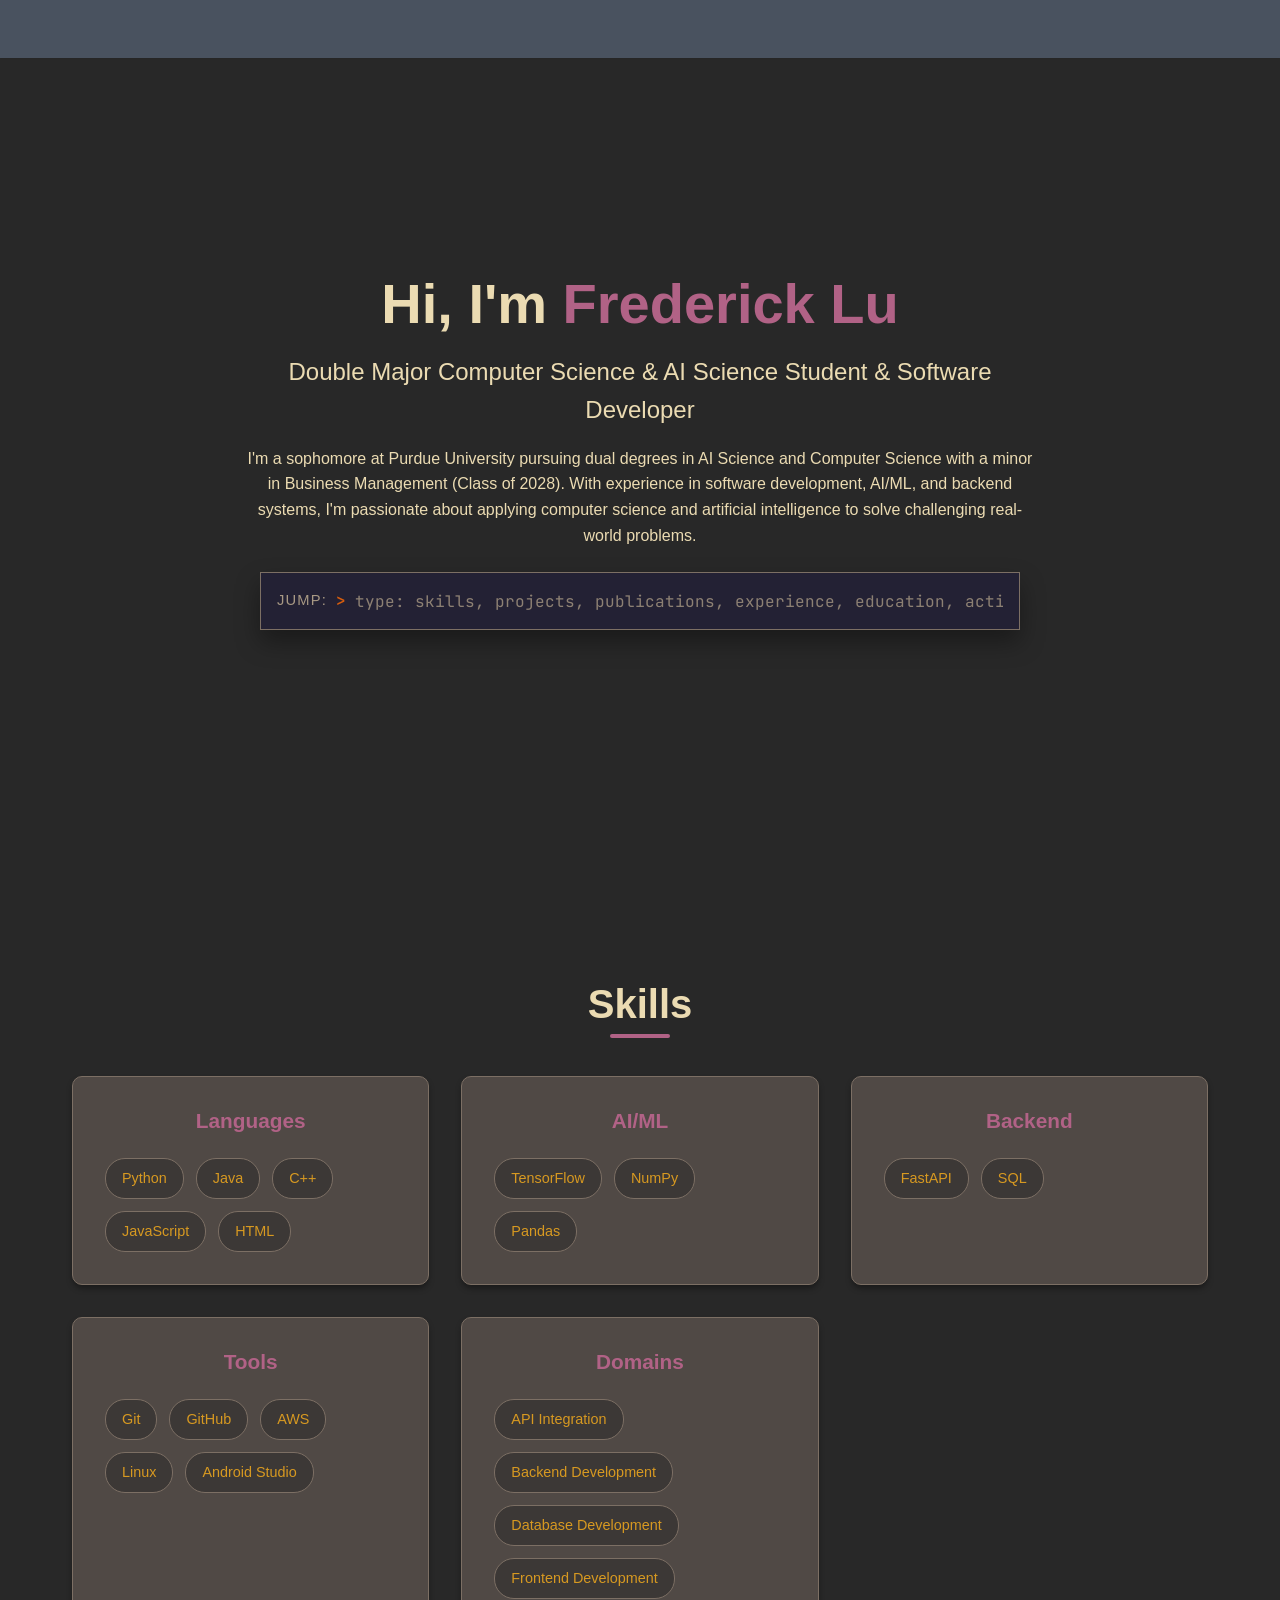
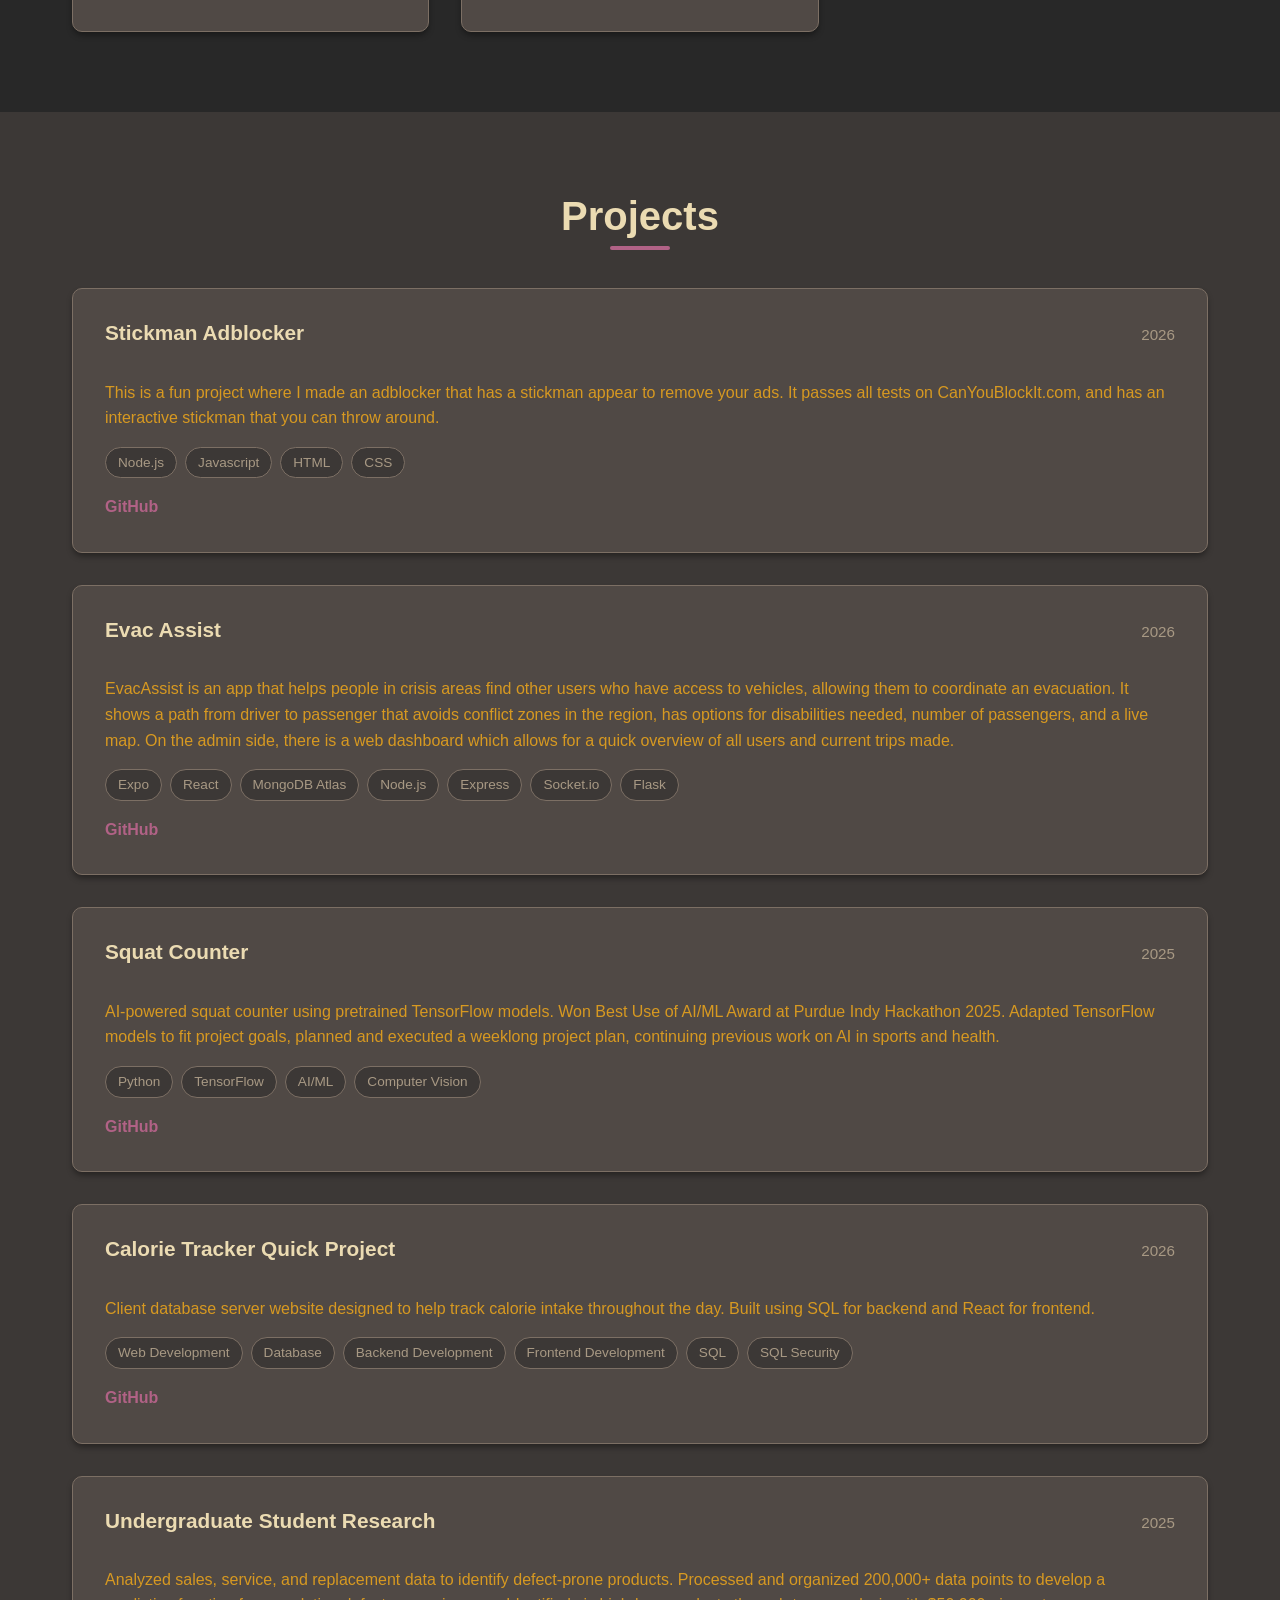
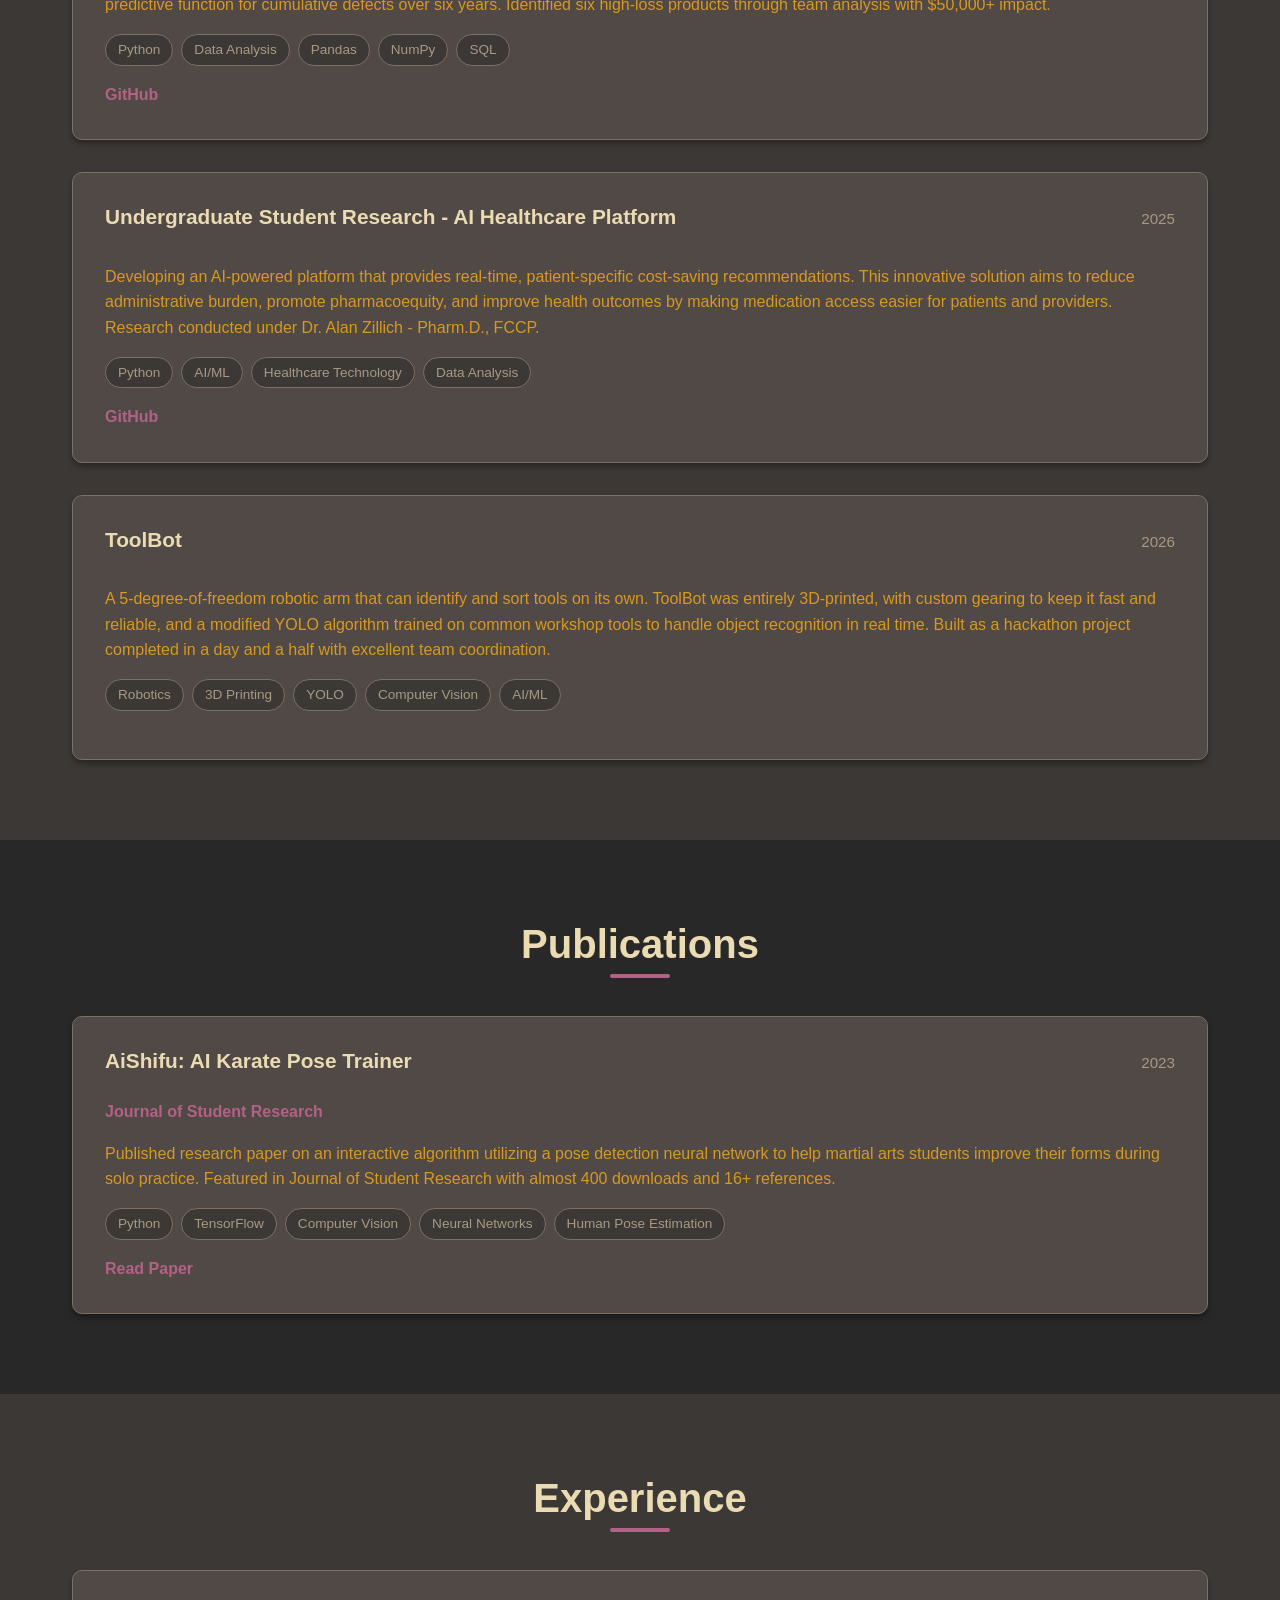
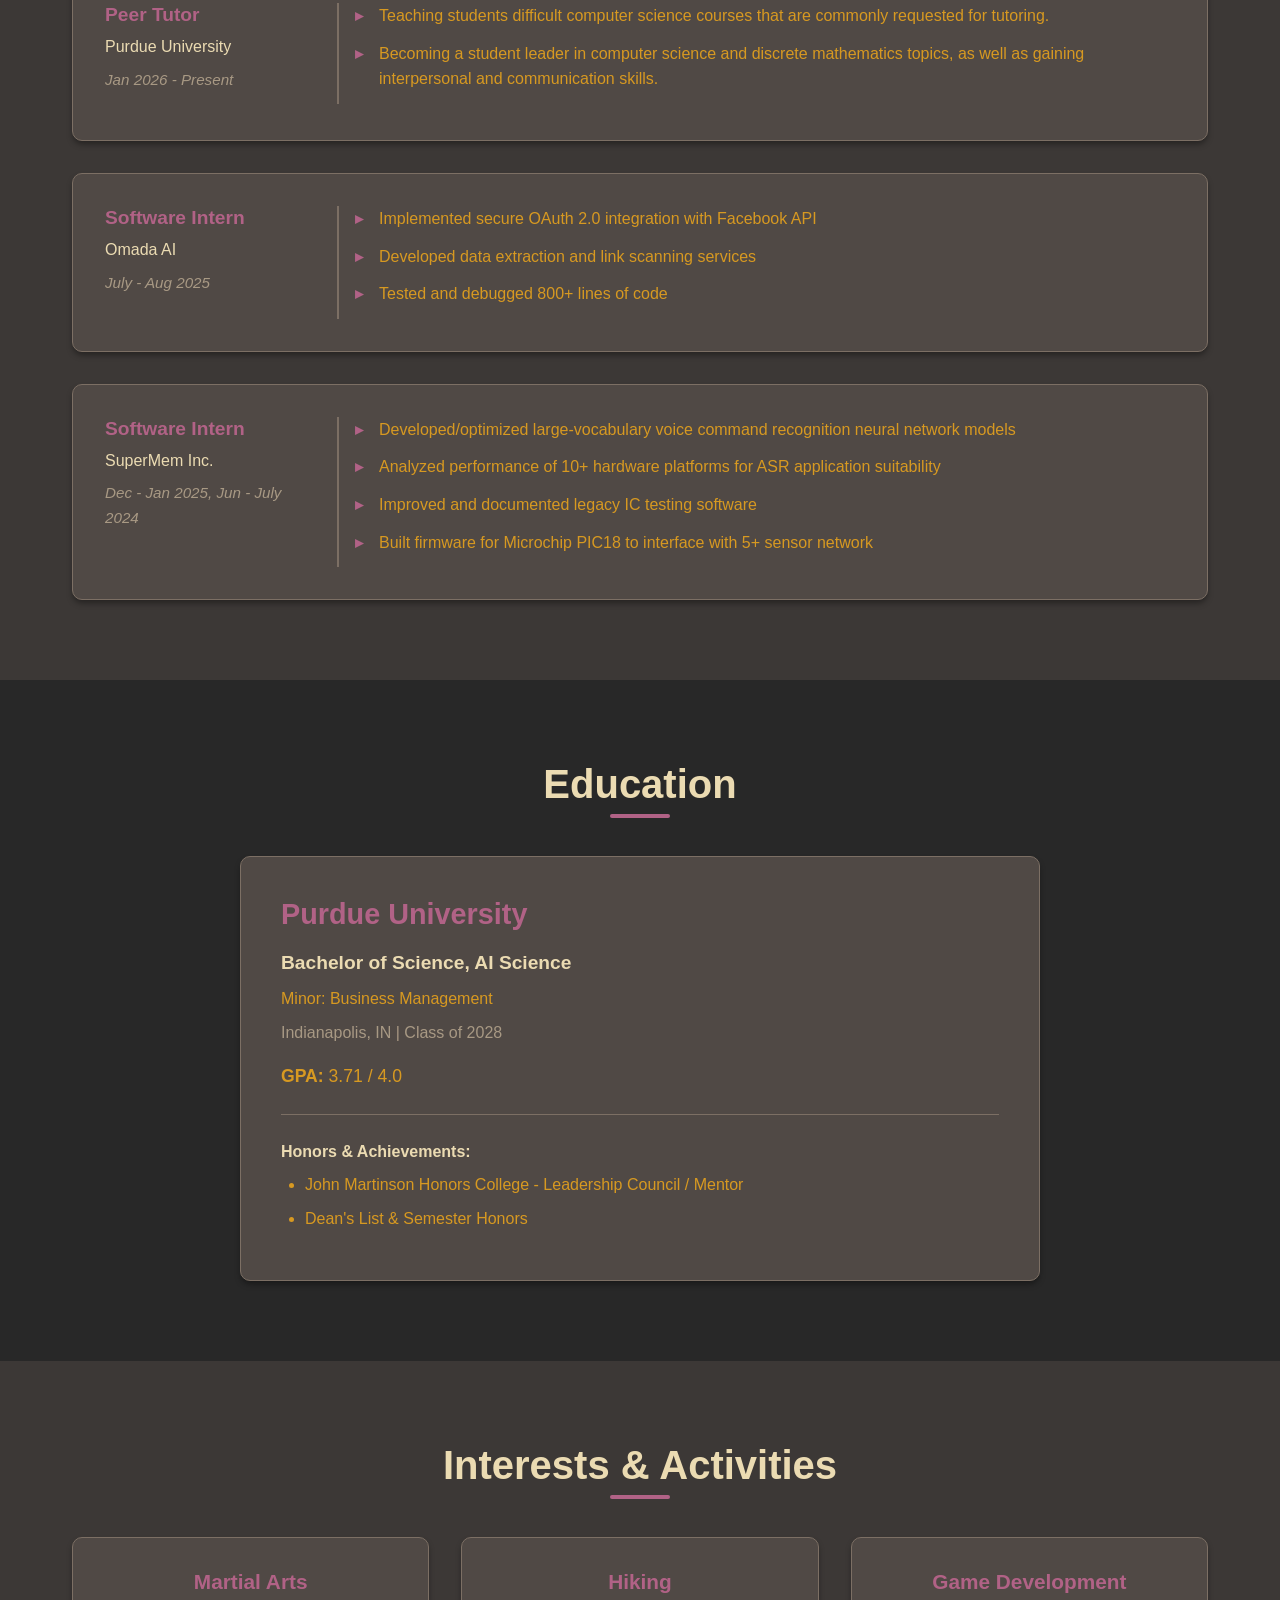
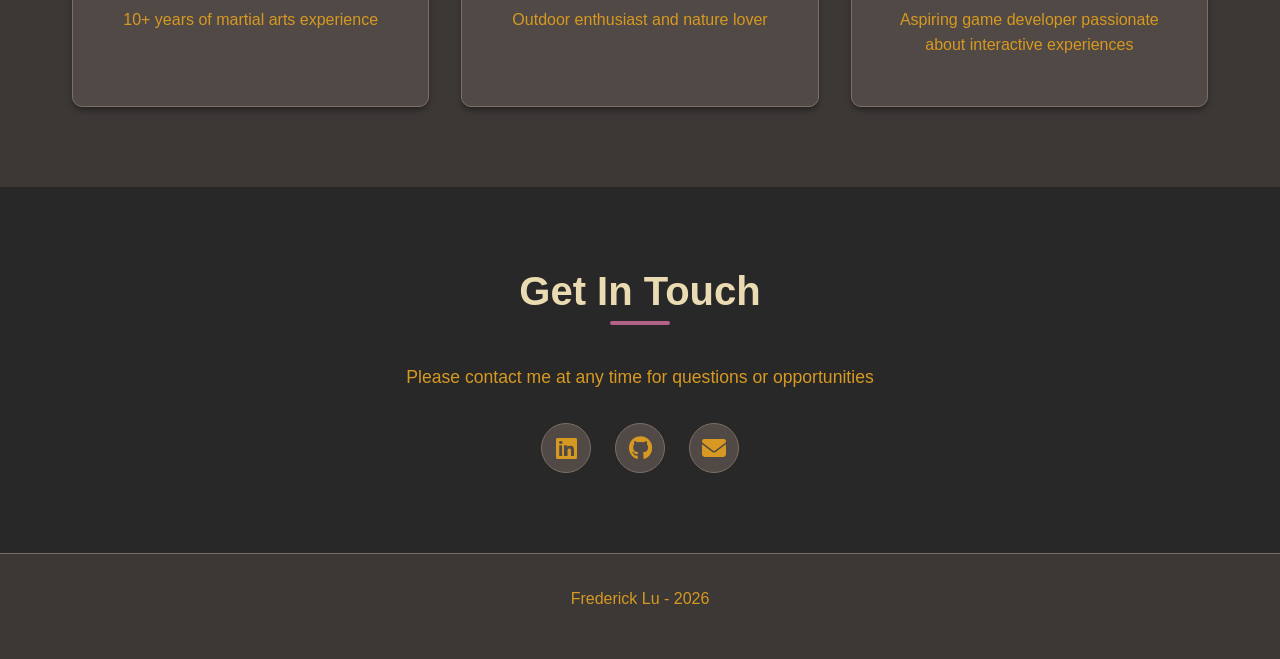
<file: index.html>
<!DOCTYPE html>
<html lang="en">
<head>
    <meta charset="UTF-8">
    <meta http-equiv="X-UA-Compatible" content="IE=edge">
    <meta name="viewport" content="width=device-width, initial-scale=1.0">
    <meta name="description" content="Frederick Lu - Double Major Computer Science & AI Science Student at Purdue University | Software Developer | AI Researcher">
    <meta name="author" content="Frederick Lu">
    <meta name="theme-color" content="#232136">

    <!-- Open Graph / Social Sharing -->
    <meta property="og:type" content="website">
    <meta property="og:title" content="Frederick Lu - Computer Science & AI Science">
    <meta property="og:description" content="Software developer and AI science student portfolio.">

    <!-- Twitter Card -->
    <meta name="twitter:card" content="summary_large_image">
    <meta name="twitter:title" content="Frederick Lu - Computer Science & AI Science">
    <meta name="twitter:description" content="Software developer and AI science student portfolio.">

    <title>Frederick Lu - Computer Science & AI Science Student & Software Developer</title>
    
    <!-- CSS Files -->
    <link rel="stylesheet" href="css/reset.css">
    <link rel="stylesheet" href="css/style.css">
    
    <!-- Font Awesome for icons (optional) -->
    <link rel="stylesheet" href="https://cdnjs.cloudflare.com/ajax/libs/font-awesome/6.4.0/css/all.min.css">
    
    <!-- Google Fonts for terminal -->
    <link rel="preconnect" href="https://fonts.googleapis.com">
    <link rel="preconnect" href="https://fonts.gstatic.com" crossorigin>
    <link href="https://fonts.googleapis.com/css2?family=JetBrains+Mono:wght@400;500;600&display=swap" rel="stylesheet">
</head>
<body>
        <!-- Main Website Content -->
        <div class="main-content" id="main-content">
        <!-- Navigation -->
        <nav class="navbar" id="navbar">
            <div class="container">
                <div class="nav-brand">
                    <a href="#home" aria-label="Frederick Lu home">
                    </a>
                </div>
            </div>
        </nav>

        <!-- Hero Section -->
        <section id="home" class="hero">
            <div class="container">
                <div class="hero-content">
                    <h1 class="hero-title">Hi, I'm <span class="highlight">Frederick Lu</span></h1>
                    <p class="hero-subtitle">Double Major Computer Science & AI Science Student & Software Developer</p>
                        <p>I'm a sophomore at Purdue University pursuing dual degrees in AI Science and Computer Science with a minor in Business Management (Class of 2028). With experience in software development, AI/ML, and backend systems, I'm passionate about applying computer science and artificial intelligence to solve challenging real-world problems.</p>
                    </div>
                    <form class="hero-terminal-nav" id="hero-terminal-nav" aria-label="Jump to section">
                        <label for="hero-nav-input" class="hero-terminal-label">jump:</label>
                        <span class="hero-terminal-prompt" aria-hidden="true">&gt;</span>
                        <input
                            id="hero-nav-input"
                            class="hero-terminal-input"
                            type="text"
                            autocomplete="off"
                            spellcheck="false"
                            placeholder="type a section: skills, projects, publications, experience, education, activities, contact"
                        >
                    </form>
                </div>
            </div>
        </section>

        <!-- Skills Section -->
        <section id="skills" class="skills">
            <div class="container">
                <h2 class="section-title">Skills</h2>
                <div class="skills-categories" id="skills-categories">
                    <!-- Skills will be dynamically loaded and categorized from config.json -->
                </div>
            </div>
        </section>

        <!-- Projects Section -->
        <section id="projects" class="projects">
            <div class="container">
                <h2 class="section-title">Projects</h2>
                <div class="projects-list" id="projects-list">
                    <!-- Projects will be dynamically loaded from projects.json -->
                </div>
            </div>
        </section>

        <!-- Publications Section -->
        <section id="publications" class="publications">
            <div class="container">
                <h2 class="section-title">Publications</h2>
                <div class="publications-list" id="publications-list">
                    <!-- Publications will be dynamically loaded from publications.json -->
                </div>
            </div>
        </section>

        <!-- Experience Section -->
        <section id="experience" class="experience">
            <div class="container">
                <h2 class="section-title">Experience</h2>
                <div class="experience-list" id="experience-list">
                    <!-- Experience will be dynamically loaded from config.json -->
                </div>
            </div>
        </section>

        <!-- Education Section -->
        <section id="education" class="education">
            <div class="container">
                <h2 class="section-title">Education</h2>
                <div class="education-content">
                    <div class="education-card">
                        <h3>Purdue University</h3>
                        <p class="education-degree">Bachelor of Science, AI Science</p>
                        <p class="education-minor">Minor: Business Management</p>
                        <p class="education-location">Indianapolis, IN | Class of 2028</p>
                        <p class="education-gpa"><strong>GPA:</strong> <span id="education-gpa">3.71 / 4.0</span></p>
                        <div class="education-honors">
                            <p><strong>Honors & Achievements:</strong></p>
                            <ul>
                                <li>John Martinson Honors College - Leadership Council / Mentor</li>
                                <li>Dean's List & Semester Honors</li>
                            </ul>
                        </div>
                    </div>
                </div>
            </div>
        </section>

        <!-- Activities Section -->
        <section id="activities" class="activities">
            <div class="container">
                <h2 class="section-title">Interests & Activities</h2>
                <div class="activities-grid" id="activities-grid">
                    <!-- Activities will be dynamically loaded from config.json -->
                </div>
            </div>
        </section>

        <!-- Contact Section -->
        <section id="contact" class="contact">
            <div class="container">
                <h2 class="section-title">Get In Touch</h2>
                <div class="contact-content">
                    <p>Please contact me at any time for questions or opportunities</p>
                    <div class="social-links">
                        <a href="https://www.linkedin.com/in/frederick-g-lu" target="_blank" rel="noopener noreferrer" class="social-link" aria-label="LinkedIn"><i class="fab fa-linkedin"></i></a>
                        <a href="https://github.com/frederick-g-lu" target="_blank" rel="noopener noreferrer" class="social-link" aria-label="GitHub"><i class="fab fa-github"></i></a>
                        <a href="mailto:lu.g.frederick@gmail.com" class="social-link" aria-label="Email"><i class="fas fa-envelope"></i></a>
                    </div>
                </div>
            </div>
        </section>

        <!-- Footer -->
        <footer class="footer">
            <div class="container">
                <p></span> Frederick Lu - <span id="current-year"></span></p>
            </div>
        </footer>
        </div>
        <!-- End Main Content -->

        <!-- JavaScript Files -->
        <script src="js/main.js"></script>
        <script src="js/animations.js"></script>
    </body>
    </html>
</file>
<file: css/style.css>
/* ===== CSS Variables ===== */
:root {
    --primary-color: #b16286;
    --secondary-color: #689d6a;
    --accent-color: #d65d0e;
    --text-primary: #ebdbb2;
    --text-secondary: #d79921;
    --text-muted: #a89984;
    --bg-dark: #282828;
    --bg-darker: #3c3836;
    --bg-card: #504945;
    --bg-card-hover: #665c54;
    --border-color: #7c6f64;
    --text-on-accent: #282828;
    --shadow-sm: 0 1px 2px 0 rgba(0, 0, 0, 0.3);
    --shadow-md: 0 4px 6px -1px rgba(0, 0, 0, 0.4);
    --shadow-lg: 0 10px 15px -3px rgba(0, 0, 0, 0.5);
    --transition: all 0.3s ease;
}

/* ===== Body Background ===== */
body {
    background-color: var(--bg-dark);
    color: var(--text-primary);
    overflow-x: hidden;
}

/* ===== Container ===== */
.container {
    max-width: 1200px;
    margin: 0 auto;
    padding: 0 2rem;
}

/* ===== Navigation ===== */
.navbar {
    position: fixed;
    top: 0;
    left: 0;
    right: 0;
    background: rgba(75, 85, 99, 0.95);
    backdrop-filter: blur(10px);
    box-shadow: var(--shadow-sm);
    z-index: 1000;
    transition: var(--transition);
}

.navbar .container {
    display: flex;
    justify-content: space-between;
    align-items: center;
    padding: 1rem 2rem;
}

.nav-brand a {
    display: inline-flex;
    align-items: center;
    gap: 0.65rem;
    font-size: 1.5rem;
    font-weight: 700;
    color: var(--primary-color);
}

/* ===== Hero Section ===== */
.hero {
    min-height: 100vh;
    display: flex;
    align-items: center;
    justify-content: center;
    background: var(--bg-dark);
    color: var(--text-primary);
    text-align: center;
    padding-top: 80px;
    position: relative;
}

.hero::before {
    content: none;
}

.hero-content {
    max-width: 800px;
    position: relative;
    z-index: 1;
}

.hero-title {
    font-size: 3.5rem;
    margin-bottom: 1rem;
    animation: fadeInUp 0.8s ease;
}

.highlight {
    color: var(--primary-color);
}

.hero-subtitle {
    font-size: 1.5rem;
    margin-bottom: 1rem;
    opacity: 0.9;
    animation: fadeInUp 0.8s ease 0.2s both;
}

.hero-description {
    font-size: 1.1rem;
    margin-bottom: 2rem;
    opacity: 0.8;
    animation: fadeInUp 0.8s ease 0.4s both;
}

.hero-terminal-nav {
    margin: 1.5rem auto 0;
    max-width: 760px;
    width: 100%;
    display: flex;
    align-items: center;
    gap: 0.55rem;
    padding: 0.95rem 1rem;
    border: 1px solid var(--border-color);
    background: rgba(35, 33, 54, 0.9);
    box-shadow: 0 12px 24px rgba(0, 0, 0, 0.35);
    animation: fadeInUp 0.8s ease 0.6s both;
}

.hero-terminal-label {
    color: var(--text-muted);
    font-size: 0.92rem;
    text-transform: uppercase;
    letter-spacing: 0.08em;
}

.hero-terminal-prompt {
    color: var(--accent-color);
    font-family: 'JetBrains Mono', 'Courier New', monospace;
    font-size: 1rem;
    font-weight: 600;
}

.hero-terminal-input {
    flex: 1;
    min-width: 180px;
    border: none;
    background: transparent;
    color: var(--text-primary);
    font-family: 'JetBrains Mono', 'Courier New', monospace;
    font-size: 1rem;
    line-height: 1.2;
}

.hero-terminal-input::placeholder {
    color: var(--text-muted);
    opacity: 0.8;
}

.hero-terminal-input:focus {
    outline: none;
}

/* ===== Buttons ===== */
.btn {
    display: inline-block;
    padding: 0.75rem 2rem;
    border-radius: 50px;
    font-weight: 600;
    transition: var(--transition);
    text-align: center;
}

.btn-primary {
    background: var(--primary-color);
    color: var(--text-on-accent);
}

.btn-primary:hover {
    background: var(--secondary-color);
    transform: translateY(-2px);
    box-shadow: var(--shadow-lg);
}

.btn-secondary {
    background: transparent;
    color: var(--text-primary);
    border: 2px solid var(--primary-color);
}

.btn-secondary:hover {
    background: var(--primary-color);
    color: var(--text-on-accent);
    transform: translateY(-2px);
}

/* ===== Section Styles ===== */
section {
    padding: 5rem 0;
}

.section-title {
    font-size: 2.5rem;
    text-align: center;
    margin-bottom: 3rem;
    color: var(--text-primary);
    position: relative;
}

.section-title::after {
    content: '';
    position: absolute;
    bottom: -10px;
    left: 50%;
    transform: translateX(-50%);
    width: 60px;
    height: 4px;
    background: var(--primary-color);
    border-radius: 2px;
}

/* ===== About Section ===== */
.about {
    background: var(--bg-darker);
}

.about-content {
    max-width: 800px;
    margin: 0 auto;
    text-align: center;
}

.about-text p {
    font-size: 1.1rem;
    color: var(--text-secondary);
    line-height: 1.8;
    margin-bottom: 1.5rem;
}

/* ===== Education Section ===== */
.education {
    background: var(--bg-dark);
}

.education-content {
    max-width: 800px;
    margin: 0 auto;
}

.education-card {
    background: var(--bg-card);
    padding: 2.5rem;
    border-radius: 10px;
    box-shadow: var(--shadow-md);
    border: 1px solid var(--border-color);
    transition: var(--transition);
}

.education-card:hover {
    transform: translateY(-5px);
    box-shadow: var(--shadow-lg);
    border-color: var(--primary-color);
}

.education-card h3 {
    font-size: 1.8rem;
    color: var(--text-primary);
    margin-bottom: 1rem;
    color: var(--primary-color);
}

.education-degree {
    font-size: 1.2rem;
    color: var(--text-primary);
    font-weight: 600;
    margin-bottom: 0.5rem;
}

.education-minor {
    font-size: 1rem;
    color: var(--text-secondary);
    margin-bottom: 0.5rem;
}

.education-location {
    font-size: 1rem;
    color: var(--text-muted);
    margin-bottom: 1rem;
}

.education-gpa {
    font-size: 1.1rem;
    color: var(--text-secondary);
    margin-bottom: 1.5rem;
}

.education-honors {
    margin-top: 1.5rem;
    padding-top: 1.5rem;
    border-top: 1px solid var(--border-color);
}

.education-honors p {
    color: var(--text-primary);
    font-weight: 600;
    margin-bottom: 0.5rem;
}

.education-honors ul {
    list-style: disc;
    padding-left: 1.5rem;
    color: var(--text-secondary);
}

.education-honors li {
    margin-bottom: 0.5rem;
    line-height: 1.6;
}

/* ===== Experience Section ===== */
.experience {
    background: var(--bg-darker);
}

.experience-list {
    max-width: 100%;
    display: flex;
    flex-direction: column;
    gap: 2rem;
}

.experience-item {
    background: var(--bg-card);
    padding: 2rem;
    border-radius: 10px;
    box-shadow: var(--shadow-md);
    border: 1px solid var(--border-color);
    transition: var(--transition);
    display: grid;
    grid-template-columns: 200px 1fr;
    gap: 2rem;
    align-items: start;
}

.experience-item:hover {
    transform: translateY(-3px);
    box-shadow: var(--shadow-lg);
    border-color: var(--primary-color);
}

.experience-meta {
    flex-shrink: 0;
}

.experience-position {
    font-size: 1.2rem;
    color: var(--primary-color);
    margin-bottom: 0.5rem;
    font-weight: 600;
}

.experience-company {
    font-size: 1rem;
    color: var(--text-primary);
    margin-bottom: 0.5rem;
    font-weight: 500;
}

.experience-period {
    font-size: 0.95rem;
    color: var(--text-muted);
    font-style: italic;
}

.experience-details {
    padding-left: 1rem;
    border-left: 2px solid var(--border-color);
}

.experience-details ul {
    list-style: none;
    padding-left: 0;
    color: var(--text-secondary);
}

.experience-details li {
    margin-bottom: 0.75rem;
    line-height: 1.6;
    padding-left: 1.5rem;
    position: relative;
}

.experience-details li::before {
    content: '▸';
    position: absolute;
    left: 0;
    color: var(--primary-color);
    font-weight: bold;
}

/* ===== Skills Section ===== */
.skills-categories {
    display: grid;
    grid-template-columns: repeat(auto-fit, minmax(280px, 1fr));
    gap: 2rem;
    margin-top: 2rem;
}

.skill-category {
    background: var(--bg-card);
    padding: 2rem;
    border-radius: 10px;
    box-shadow: var(--shadow-md);
    transition: var(--transition);
    border: 1px solid var(--border-color);
}

.skill-category:hover {
    transform: translateY(-5px);
    box-shadow: var(--shadow-lg);
    background: var(--bg-card-hover);
    border-color: var(--primary-color);
}

.skill-category-title {
    font-size: 1.3rem;
    font-weight: 600;
    color: var(--primary-color);
    margin-bottom: 1.5rem;
    text-align: center;
}

.skill-list {
    display: flex;
    flex-wrap: wrap;
    gap: 0.75rem;
}

.skill-tag {
    background: var(--bg-darker);
    padding: 0.5rem 1rem;
    border-radius: 20px;
    font-size: 0.9rem;
    color: var(--text-secondary);
    border: 1px solid var(--border-color);
}

/* ===== Projects Section ===== */
.projects {
    background: var(--bg-darker);
}

.projects-list {
    display: flex;
    flex-direction: column;
    gap: 2rem;
    margin-top: 2rem;
}

.project-item {
    background: var(--bg-card);
    padding: 2rem;
    border-radius: 10px;
    box-shadow: var(--shadow-md);
    transition: var(--transition);
    border: 1px solid var(--border-color);
}

.project-item:hover {
    transform: translateY(-3px);
    box-shadow: var(--shadow-lg);
    border-color: var(--primary-color);
}

.project-header {
    display: flex;
    justify-content: space-between;
    align-items: baseline;
    margin-bottom: 1rem;
    gap: 1rem;
}

.project-title {
    font-size: 1.3rem;
    font-weight: 600;
    color: var(--text-primary);
}

.project-year {
    font-size: 0.95rem;
    color: var(--text-muted);
    white-space: nowrap;
}

.project-description {
    color: var(--text-secondary);
    margin-bottom: 1rem;
    line-height: 1.6;
}

.project-tech {
    display: flex;
    flex-wrap: wrap;
    gap: 0.5rem;
    margin-bottom: 1rem;
}

.tech-tag {
    background: var(--bg-darker);
    padding: 0.25rem 0.75rem;
    border-radius: 20px;
    font-size: 0.85rem;
    color: var(--text-muted);
    border: 1px solid var(--border-color);
}

.project-links {
    display: flex;
    gap: 1rem;
}

.project-link {
    color: var(--primary-color);
    font-weight: 600;
    transition: var(--transition);
}

.project-link:hover {
    color: var(--secondary-color);
}

/* ===== Publications Section ===== */
.publications {
    background: var(--bg-dark);
}

.publications-list {
    display: flex;
    flex-direction: column;
    gap: 2rem;
    margin-top: 2rem;
}

.publication-item {
    background: var(--bg-card);
    padding: 2rem;
    border-radius: 10px;
    box-shadow: var(--shadow-md);
    transition: var(--transition);
    border: 1px solid var(--border-color);
}

.publication-item:hover {
    transform: translateY(-3px);
    box-shadow: var(--shadow-lg);
    border-color: var(--primary-color);
}

.publication-header {
    display: flex;
    justify-content: space-between;
    align-items: baseline;
    margin-bottom: 0.5rem;
    gap: 1rem;
}

.publication-title {
    font-size: 1.3rem;
    font-weight: 600;
    color: var(--text-primary);
}

.publication-year {
    font-size: 0.95rem;
    color: var(--text-muted);
    white-space: nowrap;
}

.publication-journal {
    font-size: 1rem;
    color: var(--primary-color);
    margin-bottom: 1rem;
}

.publication-description {
    color: var(--text-secondary);
    margin-bottom: 1rem;
    line-height: 1.6;
}

.publication-tech {
    display: flex;
    flex-wrap: wrap;
    gap: 0.5rem;
    margin-bottom: 1rem;
}

.publication-links {
    display: flex;
    gap: 1rem;
}

.publication-link {
    color: var(--primary-color);
    font-weight: 600;
    transition: var(--transition);
}

.publication-link:hover {
    color: var(--secondary-color);
}

/* ===== Contact Section ===== */
.contact-content {
    max-width: 600px;
    margin: 0 auto;
    text-align: center;
}

.contact-content > p {
    font-size: 1.1rem;
    color: var(--text-secondary);
    margin-bottom: 2rem;
}

.social-links {
    display: flex;
    justify-content: center;
    gap: 1.5rem;
    margin-top: 2rem;
}

.social-link {
    width: 50px;
    height: 50px;
    display: flex;
    align-items: center;
    justify-content: center;
    background: var(--bg-card);
    border-radius: 50%;
    color: var(--text-secondary);
    font-size: 1.5rem;
    transition: var(--transition);
    border: 1px solid var(--border-color);
}

.social-link:hover {
    background: var(--primary-color);
    color: var(--text-on-accent);
    transform: translateY(-3px);
    border-color: var(--primary-color);
}

/* ===== Activities Section ===== */
.activities {
    background: var(--bg-darker);
}

.activities-grid {
    display: grid;
    grid-template-columns: repeat(auto-fit, minmax(300px, 1fr));
    gap: 2rem;
    margin-top: 2rem;
}

.activity-card {
    background: var(--bg-card);
    padding: 2rem;
    border-radius: 10px;
    text-align: center;
    box-shadow: var(--shadow-md);
    transition: var(--transition);
    border: 1px solid var(--border-color);
}

.activity-card:hover {
    transform: translateY(-5px);
    box-shadow: var(--shadow-lg);
    background: var(--bg-card-hover);
    border-color: var(--primary-color);
}

.activity-title {
    font-size: 1.3rem;
    font-weight: 600;
    color: var(--primary-color);
    margin-bottom: 0.75rem;
}

.activity-description {
    font-size: 1rem;
    color: var(--text-secondary);
    line-height: 1.6;
}

/* ===== Footer ===== */
.footer {
    background: var(--bg-darker);
    color: var(--text-secondary);
    text-align: center;
    padding: 2rem 0;
    border-top: 1px solid var(--border-color);
}

/* ===== Animations ===== */
@keyframes fadeInUp {
    from {
        opacity: 0;
        transform: translateY(30px);
    }
    to {
        opacity: 1;
        transform: translateY(0);
    }
}

/* ===== Responsive Design ===== */
@media (max-width: 768px) {
    .hero-title {
        font-size: 2.5rem;
    }

    .hero-subtitle {
        font-size: 1.2rem;
    }

    .section-title {
        font-size: 2rem;
    }

    .container {
        padding: 0 1rem;
    }

    .skills-categories {
        grid-template-columns: 1fr;
    }

    .experience-item {
        grid-template-columns: 1fr;
        gap: 1rem;
    }

    .experience-details {
        padding-left: 0;
        border-left: none;
        padding-top: 1rem;
        border-top: 1px solid var(--border-color);
    }

    .hero-terminal-nav {
        flex-wrap: wrap;
        justify-content: flex-start;
    }

    .hero-terminal-label {
        width: 100%;
        text-align: left;
        margin-bottom: 0.15rem;
    }
}

@media (max-width: 480px) {
    .hero-title {
        font-size: 2rem;
    }

    .btn {
        width: 100%;
    }
}
</file>
